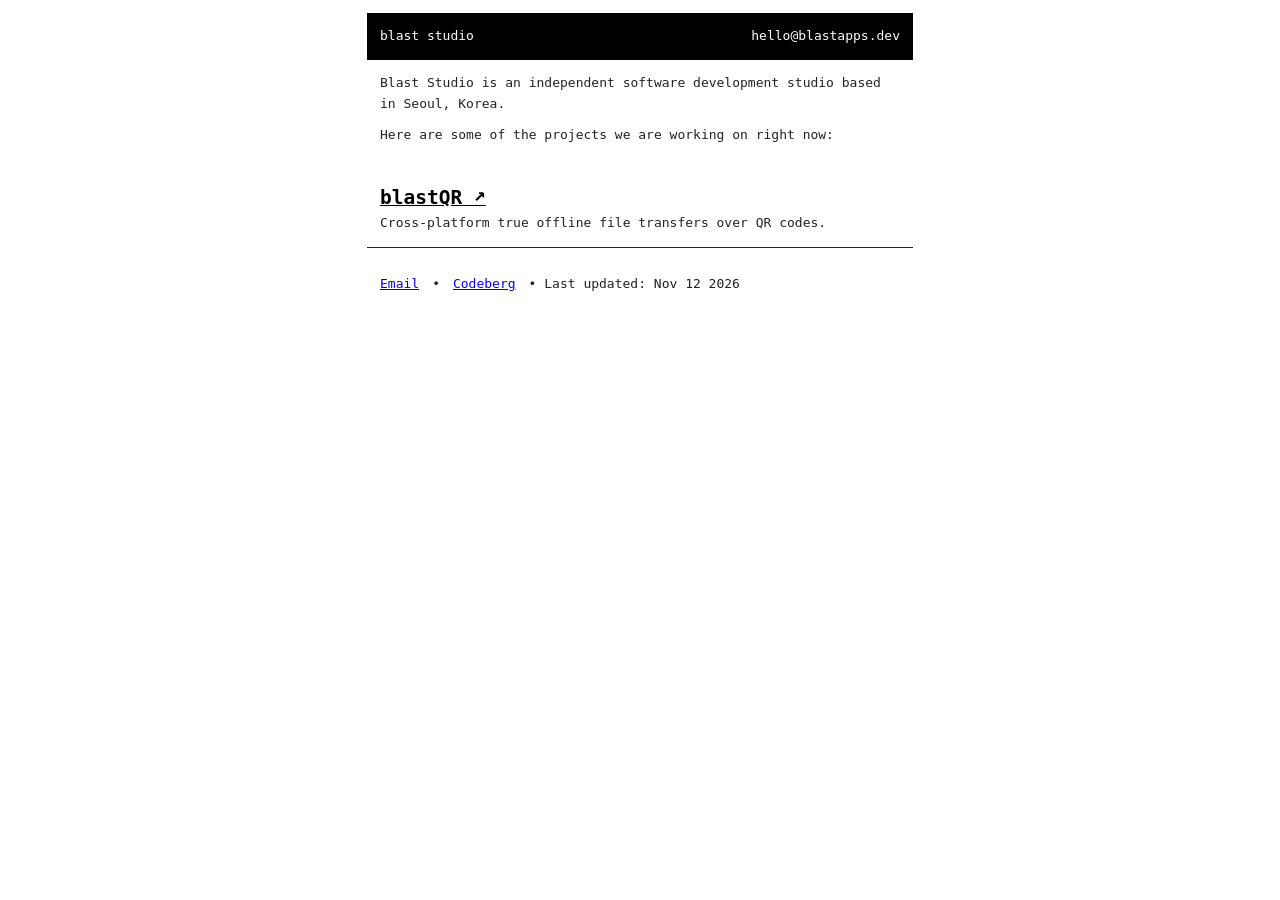
<file: index.html>
<!DOCTYPE html>
<html>
<head>
    <meta charset="utf-8">
    <meta name="viewport" content="width=device-width, initial-scale=1.0"> 
    <title>blast studio</title>
    <link rel="stylesheet" href="style.css">
    <script src="components.js" defer></script>
</head>

<body>
    <site-header></site-header>
    <div id="intro" class="block">
        <p>
            Blast Studio is an independent software development studio based in Seoul, Korea.
        </p>
        <p>
            Here are some of the projects we are working on right now:
        </p>
    </div>
    <article class="item">
        <div class="item-title">
            <h2><a href=blastqr.html>blastQR</a></h2>
        </div>
        <div>Cross-platform true offline file transfers over QR codes.</div>
    </article>
    <site-footer updated="Nov 12 2026"></site-footer>
</body>

</html>
</file>
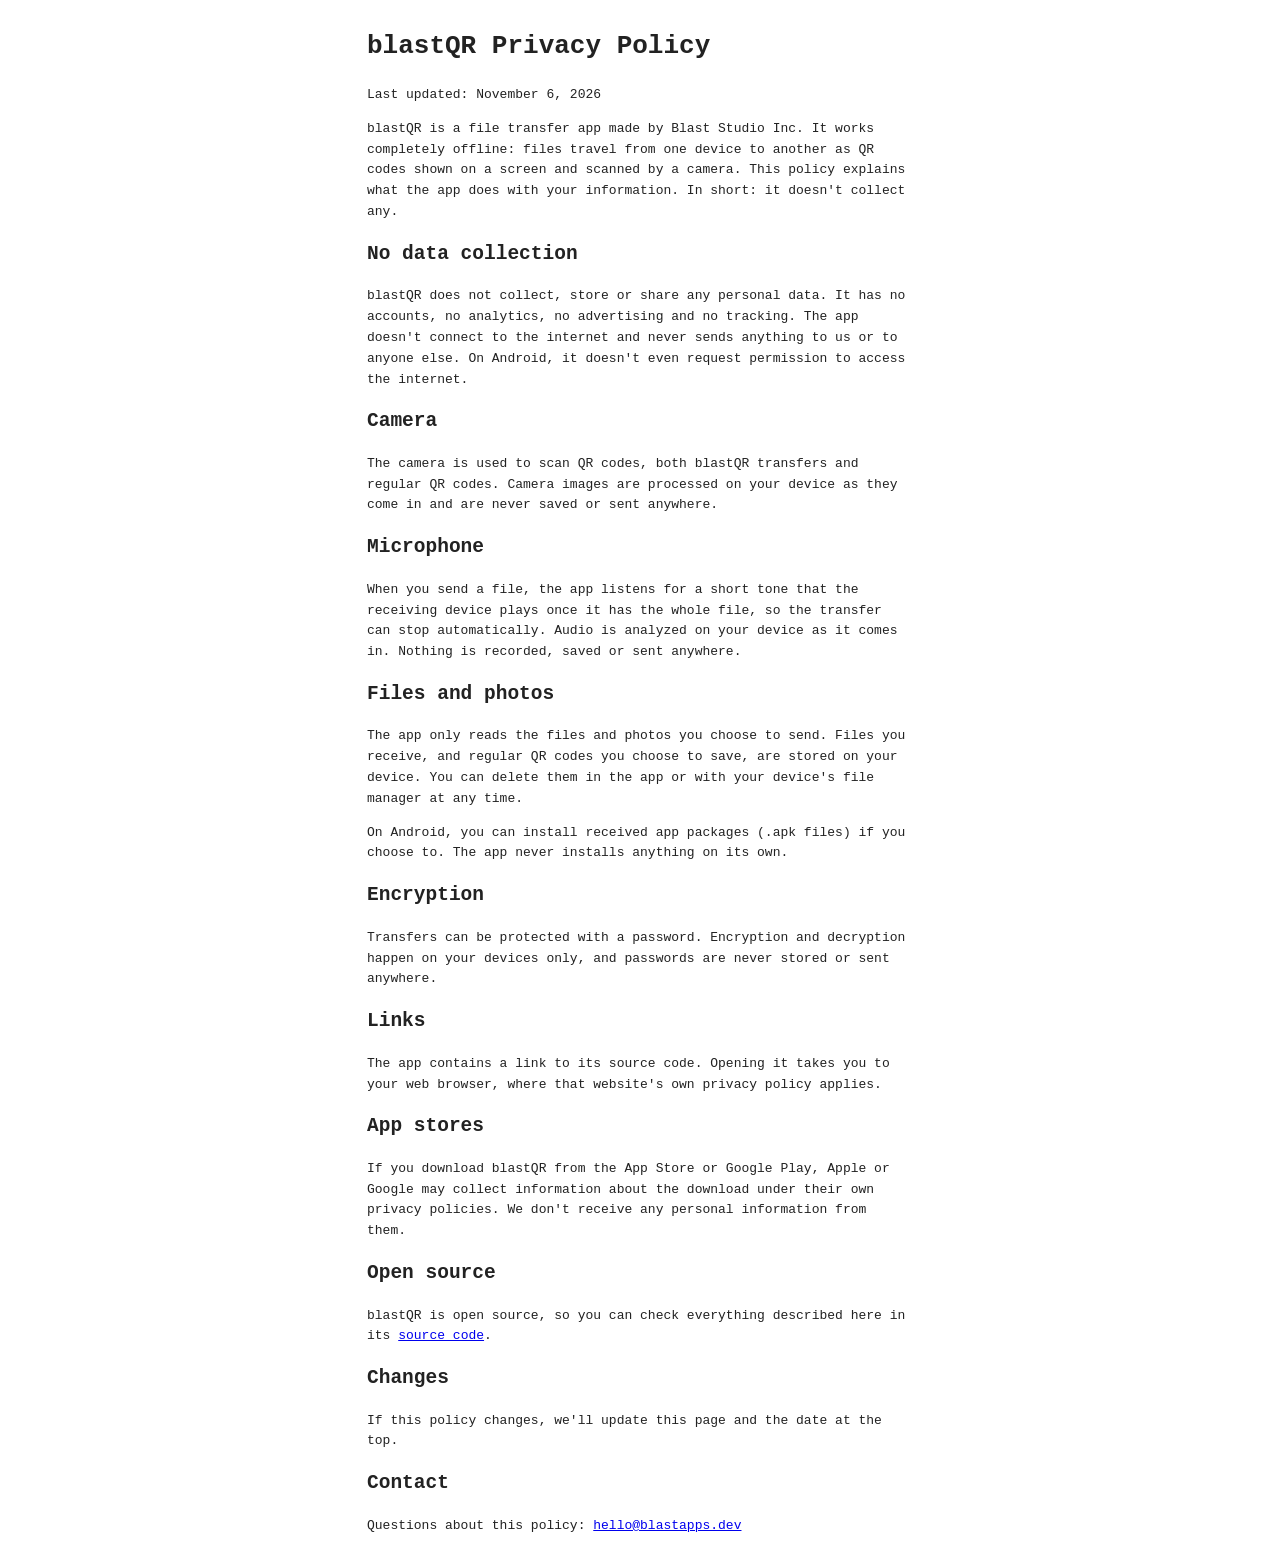
<file: blastqr-privacy.html>
<!DOCTYPE html>
<html>
<head>
<title>Privacy policy for blastQR app</title>
<meta name="viewport" content="width=device-width, initial-scale=1.0"> 
<style>
  *{font-family:monospace;}
  body { max-width: 42rem; margin: 2rem auto; padding: 0 1rem; line-height: 1.6; color: #222; }
</style>
</head>
<body>
  <h1>blastQR Privacy Policy</h1>
  <p class="updated">Last updated: November 6, 2026</p>

  <p>blastQR is a file transfer app made by Blast Studio Inc. It works completely offline: files travel from one device to another as QR codes shown on a screen and scanned by a camera. This policy explains what the app does with your information. In short: it doesn't collect any.</p>

  <h2>No data collection</h2>
  <p>blastQR does not collect, store or share any personal data. It has no accounts, no analytics, no advertising and no tracking. The app doesn't connect to the internet and never sends anything to us or to anyone else. On Android, it doesn't even request permission to access the internet.</p>

  <h2>Camera</h2>
  <p>The camera is used to scan QR codes, both blastQR transfers and regular QR codes. Camera images are processed on your device as they come in and are never saved or sent anywhere.</p>

  <h2>Microphone</h2>
  <p>When you send a file, the app listens for a short tone that the receiving device plays once it has the whole file, so the transfer can stop automatically. Audio is analyzed on your device as it comes in. Nothing is recorded, saved or sent anywhere.</p>

  <h2>Files and photos</h2>
  <p>The app only reads the files and photos you choose to send. Files you receive, and regular QR codes you choose to save, are stored on your device. You can delete them in the app or with your device's file manager at any time.</p>
  <p>On Android, you can install received app packages (.apk files) if you choose to. The app never installs anything on its own.</p>

  <h2>Encryption</h2>
  <p>Transfers can be protected with a password. Encryption and decryption happen on your devices only, and passwords are never stored or sent anywhere.</p>

  <h2>Links</h2>
  <p>The app contains a link to its source code. Opening it takes you to your web browser, where that website's own privacy policy applies.</p>

  <h2>App stores</h2>
  <p>If you download blastQR from the App Store or Google Play, Apple or Google may collect information about the download under their own privacy policies. We don't receive any personal information from them.</p>

  <h2>Open source</h2>
  <p>blastQR is open source, so you can check everything described here in its <a href="https://codeberg.org/cukha/blastqr">source code</a>.</p>

  <h2>Changes</h2>
  <p>If this policy changes, we'll update this page and the date at the top.</p>

  <h2>Contact</h2>
  <p>Questions about this policy: <a href="mailto:hello@blastapps.dev">hello@blastapps.dev</a></p>
</body>
</html>
</file>
<file: style.css>
*{font-family:monospace;}
body { max-width: 42rem; margin: 1rem auto; padding: 0 1rem; line-height: 1.6; color: #222; }
* {
    margin: 0;
    padding: 0;
}
p {
    margin-bottom: 0.8rem;
}
#top-bar { 
    background: black;
    color:white;
    padding: 1rem;
    display: flex;
}
#logo {flex:1;}
.block {
    padding: 1rem; 
}
article { 
    border-bottom: 1px solid;
    padding: 1rem; 
}
article a {
    color: black;
}
article a:visited {
    color: #980084;
}
article img {
    width:100%;
    height:auto; 
    background:#DFDFDF;
    padding: 1rem 0.5rem;
    box-sizing: border-box;
}
article h2 {
    cursor: pointer;
}
article h2 a::after {
    content: ' \2197';
    position: relative;
    top: -3px;
}
#footer{
    margin: 1rem;
    margin-top: 1rem;
    padding-top: 1rem;
    display: flex;
    flex-wrap: wrap;
    align-items: center;
    gap: 0 1rem;
}
#footer .lastUpdated {
    white-space: nowrap;
}
#footer img {
    display: block;
}
.links {
    display: flex;
    flex-wrap: wrap;
    gap: 0.5rem;
    list-style: none;
    padding: 0;
    margin-bottom: 1rem;
}
.links li {
    display: flex;
    align-items: center;
}
.links li + li::before {
    content: '\2022';
    margin-right: 0.5rem;
}
.back::before{
    content: '\2B05  ';
}
/* Shared header/footer custom elements: render as if the inner div were placed directly */
site-header, site-footer { display: contents; }
</file>
